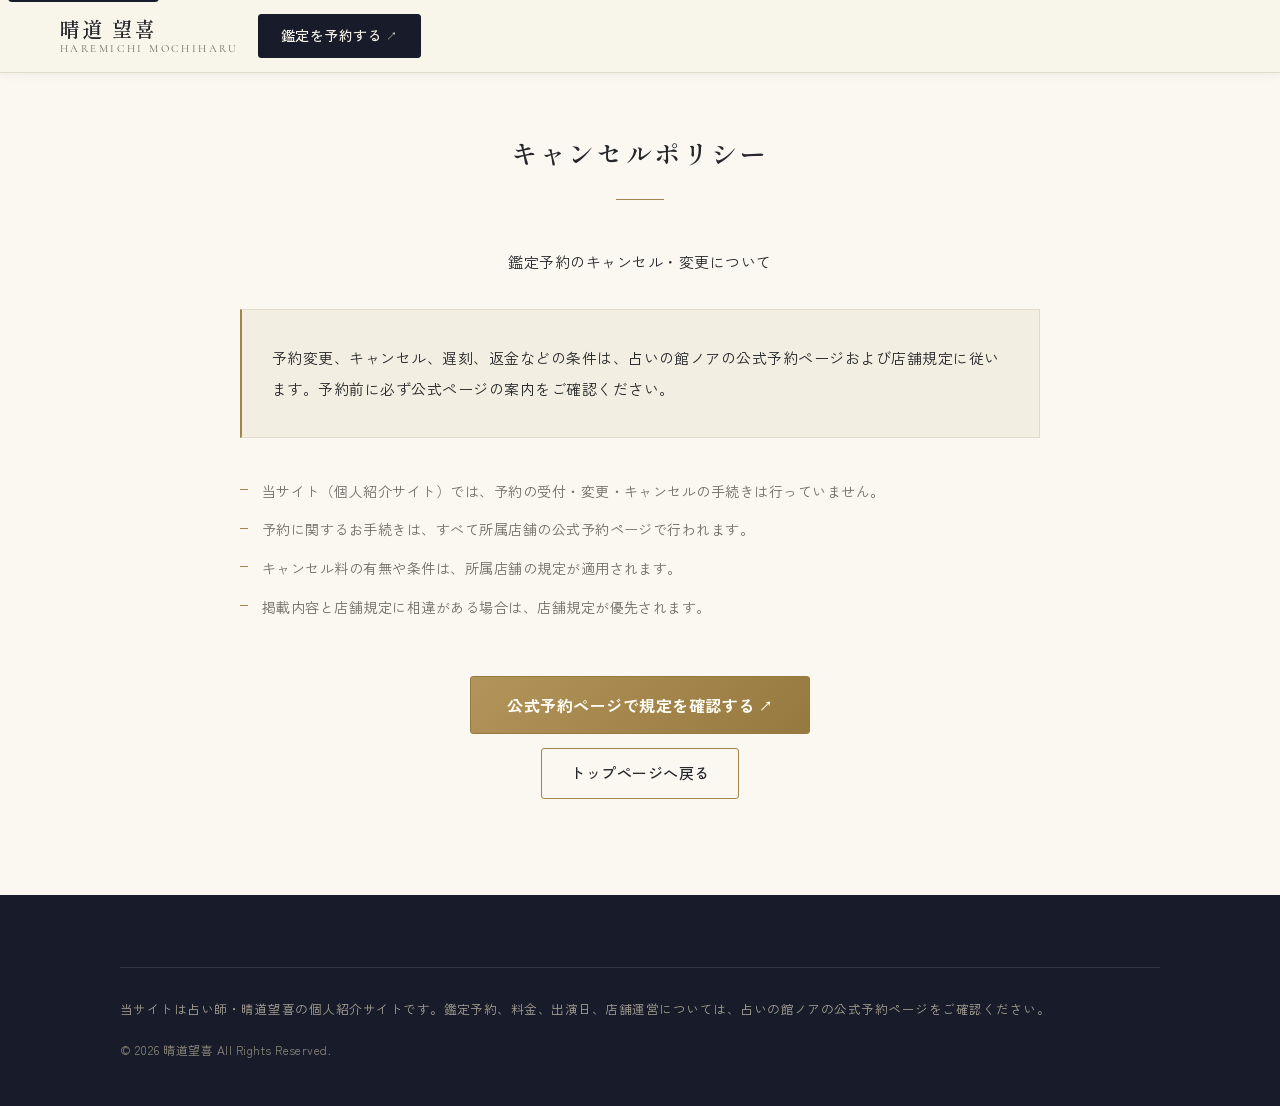
<file: cancellation.html>
<!DOCTYPE html>
<html lang="ja">
<head>
  <meta charset="UTF-8">
  <meta name="viewport" content="width=device-width, initial-scale=1.0">
  <title>キャンセルポリシー｜晴道望喜</title>
  <meta name="description" content="鑑定予約のキャンセル・変更に関するご案内です。予約の条件は所属店舗の規定に従います。">
  <meta name="robots" content="noindex">
  <meta name="theme-color" content="#191d2b">
  <link rel="icon" type="image/png" href="images/favicon.png">
  <link rel="preconnect" href="https://fonts.googleapis.com">
  <link rel="preconnect" href="https://fonts.gstatic.com" crossorigin>
  <link href="https://fonts.googleapis.com/css2?family=Cormorant+Garamond:wght@400;500&amp;family=Shippori+Mincho:wght@400;500;600&amp;family=Zen+Kaku+Gothic+New:wght@400;500;700&amp;display=swap" rel="stylesheet">
  <link rel="stylesheet" href="css/style.css">
  <style>
    .subpage-main { padding: calc(72px + 56px) 0 96px; }
    .subpage-title {
      font-family: var(--font-heading);
      font-size: 26px; font-weight: 600; letter-spacing: 0.1em;
      text-align: center; margin-bottom: 12px;
    }
    .subpage-title::after {
      content: ""; display: block; width: 48px; height: 1px;
      background-color: var(--color-accent); margin: 22px auto 0;
    }
    .subpage-lead { text-align: center; margin: 48px 0 32px; font-size: 15px; }
    .policy-box {
      background-color: var(--color-bg-light);
      border: 1px solid var(--color-border);
      border-left: 2px solid var(--color-accent);
      padding: 32px 30px;
      font-size: 15px;
      line-height: 2.1;
    }
    .policy-list { margin: 40px 0 0; display: grid; gap: 12px; }
    .policy-list li {
      position: relative; padding-left: 22px;
      font-size: 14px; color: var(--color-text-light);
    }
    .policy-list li::before {
      content: ""; position: absolute; left: 0; top: 0.8em;
      width: 8px; height: 1px; background-color: var(--color-accent);
    }
    .subpage-cta { text-align: center; margin-top: 56px; display: grid; gap: 14px; justify-items: center; }
  </style>
</head>
<body>

  <a class="skip-link" href="#main">本文へ移動する</a>

  <header class="site-header is-scrolled">
    <div class="header-inner">
      <a class="site-logo" href="index.html">
        <span class="site-logo-name">晴道 望喜</span>
        <span class="site-logo-en">Haremichi Mochiharu</span>
      </a>
      <a class="btn btn-primary header-reserve-btn" data-link="reservation"
         href="https://noa-fortune.stores.jp/reserve/sakae/2063769#pageContent"
         target="_blank" rel="noopener">
        鑑定を予約する<span class="external-mark" aria-hidden="true">↗</span>
        <span class="visually-hidden">（外部の公式予約ページが別タブで開きます）</span>
      </a>
    </div>
  </header>

  <main id="main" class="subpage-main">
    <div class="container container-narrow">
      <h1 class="subpage-title">キャンセルポリシー</h1>

      <p class="subpage-lead">鑑定予約のキャンセル・変更について</p>

      <div class="policy-box">
        <p>予約変更、キャンセル、遅刻、返金などの条件は、占いの館ノアの公式予約ページおよび店舗規定に従います。予約前に必ず公式ページの案内をご確認ください。</p>
      </div>

      <ul class="policy-list">
        <li>当サイト（個人紹介サイト）では、予約の受付・変更・キャンセルの手続きは行っていません。</li>
        <li>予約に関するお手続きは、すべて所属店舗の公式予約ページで行われます。</li>
        <li>キャンセル料の有無や条件は、所属店舗の規定が適用されます。</li>
        <li>掲載内容と店舗規定に相違がある場合は、店舗規定が優先されます。</li>
      </ul>

      <div class="subpage-cta">
        <a class="btn btn-gold btn-lg" data-link="reservation"
           href="https://noa-fortune.stores.jp/reserve/sakae/2063769#pageContent"
           target="_blank" rel="noopener">
          公式予約ページで規定を確認する<span class="external-mark" aria-hidden="true">↗</span>
          <span class="visually-hidden">（外部の公式予約ページが別タブで開きます）</span>
        </a>
        <a class="btn btn-outline" href="index.html">トップページへ戻る</a>
      </div>
    </div>
  </main>

  <footer class="site-footer">
    <div class="container">
      <p class="footer-disclaimer">
        当サイトは占い師・晴道望喜の個人紹介サイトです。鑑定予約、料金、出演日、店舗運営については、占いの館ノアの公式予約ページをご確認ください。
      </p>
      <p class="footer-copyright">&copy; <span id="current-year">2026</span> 晴道望喜 All Rights Reserved.</p>
    </div>
  </footer>

  <script src="js/main.js"></script>
</body>
</html>
</file>
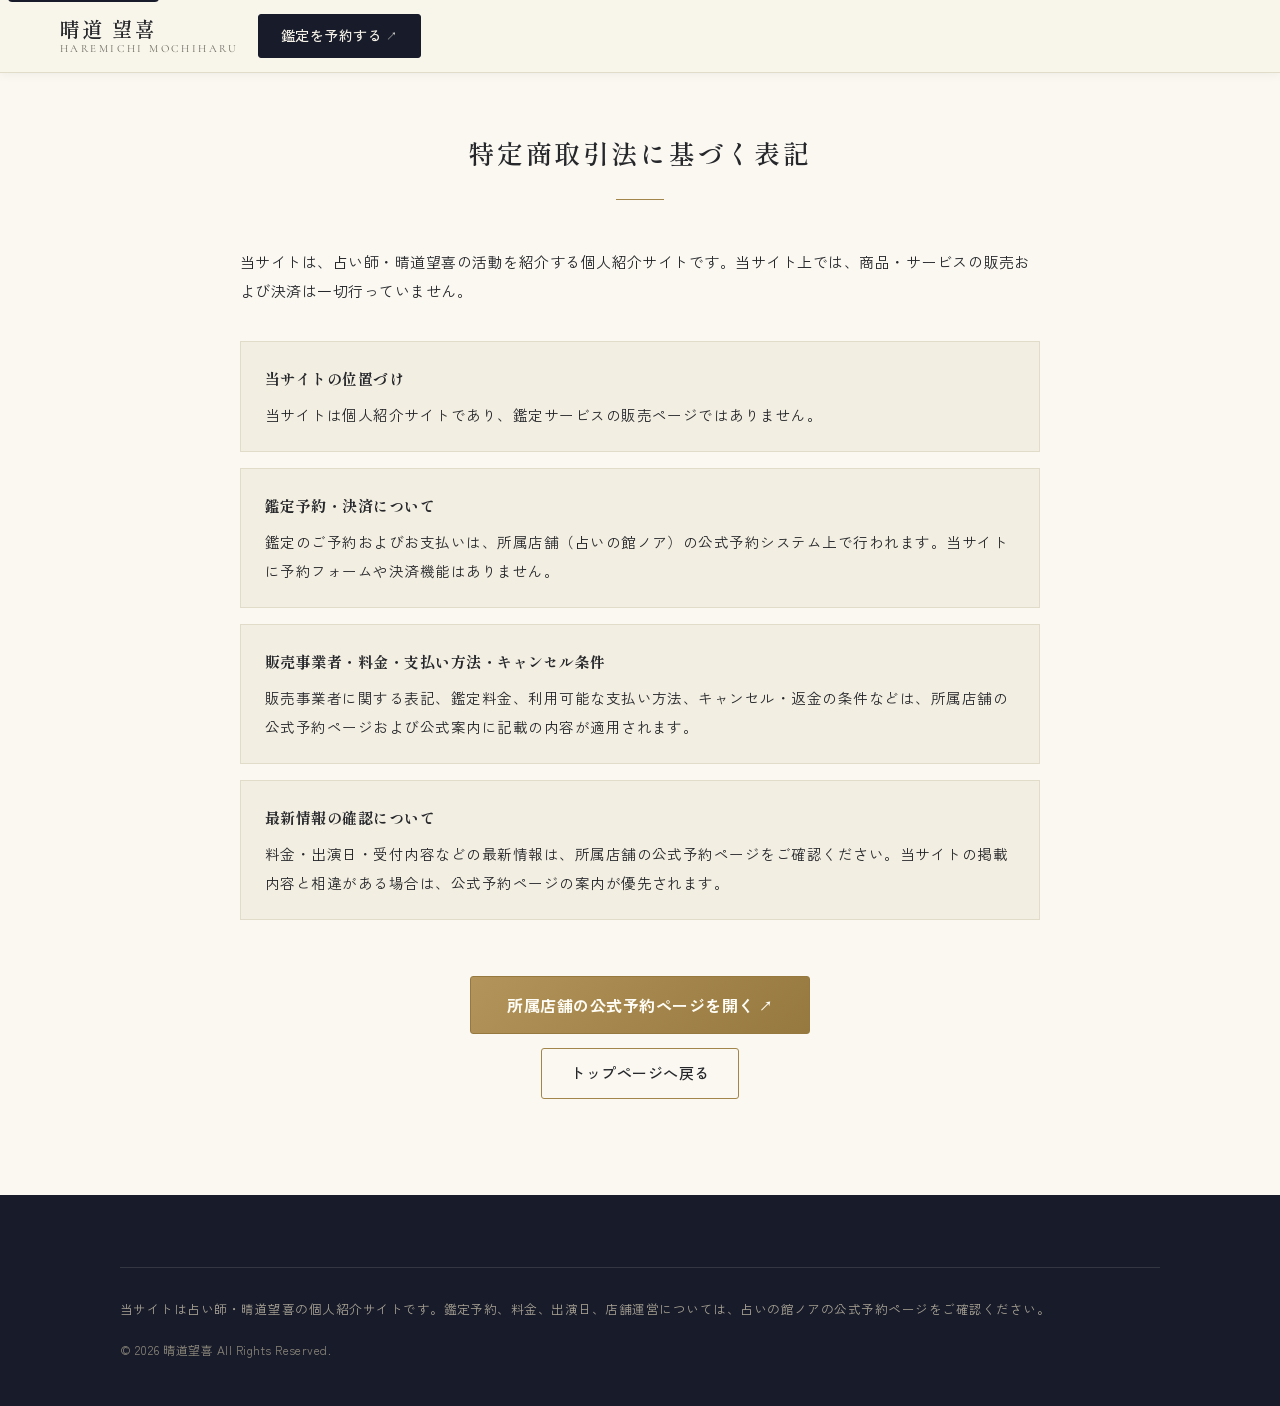
<file: legal.html>
<!DOCTYPE html>
<html lang="ja">
<head>
  <meta charset="UTF-8">
  <meta name="viewport" content="width=device-width, initial-scale=1.0">
  <title>特定商取引法に基づく表記｜晴道望喜</title>
  <meta name="description" content="当サイトは占い師・晴道望喜の個人紹介サイトであり、サイト上での販売・決済は行っていません。">
  <meta name="robots" content="noindex">
  <meta name="theme-color" content="#191d2b">
  <link rel="icon" type="image/png" href="images/favicon.png">
  <link rel="preconnect" href="https://fonts.googleapis.com">
  <link rel="preconnect" href="https://fonts.gstatic.com" crossorigin>
  <link href="https://fonts.googleapis.com/css2?family=Cormorant+Garamond:wght@400;500&amp;family=Shippori+Mincho:wght@400;500;600&amp;family=Zen+Kaku+Gothic+New:wght@400;500;700&amp;display=swap" rel="stylesheet">
  <link rel="stylesheet" href="css/style.css">
  <style>
    .subpage-main { padding: calc(72px + 56px) 0 96px; }
    .subpage-title {
      font-family: var(--font-heading);
      font-size: 26px; font-weight: 600; letter-spacing: 0.1em;
      text-align: center; margin-bottom: 12px;
    }
    .subpage-title::after {
      content: ""; display: block; width: 48px; height: 1px;
      background-color: var(--color-accent); margin: 22px auto 0;
    }
    .legal-lead { margin: 48px 0 36px; font-size: 15px; }
    .legal-list { display: grid; gap: 16px; }
    .legal-list li {
      background-color: var(--color-bg-light);
      border: 1px solid var(--color-border);
      padding: 22px 24px;
      font-size: 14.5px;
      line-height: 2;
    }
    .legal-list strong {
      display: block;
      font-family: var(--font-heading);
      font-size: 15px;
      margin-bottom: 6px;
      color: var(--color-text);
    }
    .subpage-cta { text-align: center; margin-top: 56px; display: grid; gap: 14px; justify-items: center; }
  </style>
</head>
<body>

  <a class="skip-link" href="#main">本文へ移動する</a>

  <header class="site-header is-scrolled">
    <div class="header-inner">
      <a class="site-logo" href="index.html">
        <span class="site-logo-name">晴道 望喜</span>
        <span class="site-logo-en">Haremichi Mochiharu</span>
      </a>
      <a class="btn btn-primary header-reserve-btn" data-link="reservation"
         href="https://noa-fortune.stores.jp/reserve/sakae/2063769#pageContent"
         target="_blank" rel="noopener">
        鑑定を予約する<span class="external-mark" aria-hidden="true">↗</span>
        <span class="visually-hidden">（外部の公式予約ページが別タブで開きます）</span>
      </a>
    </div>
  </header>

  <main id="main" class="subpage-main">
    <div class="container container-narrow">
      <h1 class="subpage-title">特定商取引法に基づく表記</h1>

      <p class="legal-lead">
        当サイトは、占い師・晴道望喜の活動を紹介する個人紹介サイトです。当サイト上では、商品・サービスの販売および決済は一切行っていません。
      </p>

      <ul class="legal-list">
        <li>
          <strong>当サイトの位置づけ</strong>
          当サイトは個人紹介サイトであり、鑑定サービスの販売ページではありません。
        </li>
        <li>
          <strong>鑑定予約・決済について</strong>
          鑑定のご予約およびお支払いは、所属店舗（占いの館ノア）の公式予約システム上で行われます。当サイトに予約フォームや決済機能はありません。
        </li>
        <li>
          <strong>販売事業者・料金・支払い方法・キャンセル条件</strong>
          販売事業者に関する表記、鑑定料金、利用可能な支払い方法、キャンセル・返金の条件などは、所属店舗の公式予約ページおよび公式案内に記載の内容が適用されます。
        </li>
        <li>
          <strong>最新情報の確認について</strong>
          料金・出演日・受付内容などの最新情報は、所属店舗の公式予約ページをご確認ください。当サイトの掲載内容と相違がある場合は、公式予約ページの案内が優先されます。
        </li>
      </ul>

      <div class="subpage-cta">
        <a class="btn btn-gold btn-lg" data-link="reservation"
           href="https://noa-fortune.stores.jp/reserve/sakae/2063769#pageContent"
           target="_blank" rel="noopener">
          所属店舗の公式予約ページを開く<span class="external-mark" aria-hidden="true">↗</span>
          <span class="visually-hidden">（外部の公式予約ページが別タブで開きます）</span>
        </a>
        <a class="btn btn-outline" href="index.html">トップページへ戻る</a>
      </div>
    </div>
  </main>

  <footer class="site-footer">
    <div class="container">
      <p class="footer-disclaimer">
        当サイトは占い師・晴道望喜の個人紹介サイトです。鑑定予約、料金、出演日、店舗運営については、占いの館ノアの公式予約ページをご確認ください。
      </p>
      <p class="footer-copyright">&copy; <span id="current-year">2026</span> 晴道望喜 All Rights Reserved.</p>
    </div>
  </footer>

  <script src="js/main.js"></script>
</body>
</html>
</file>
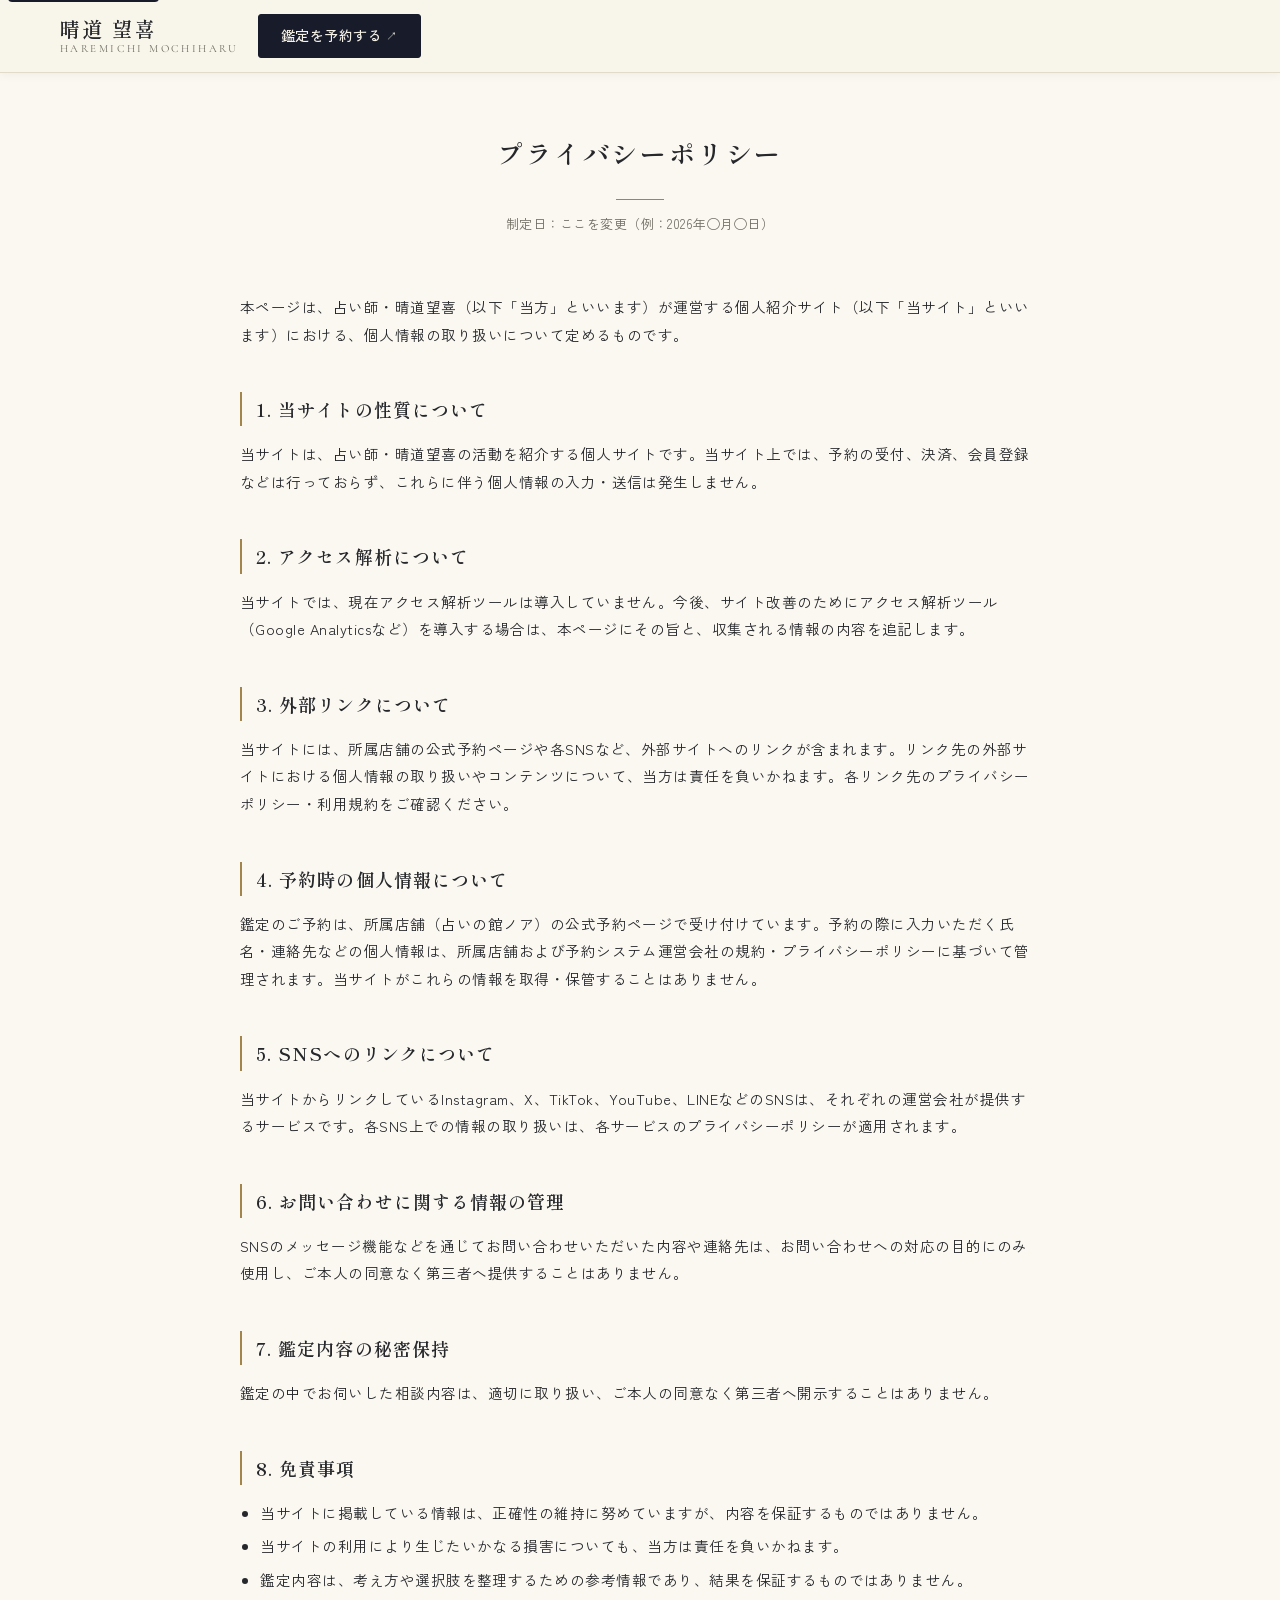
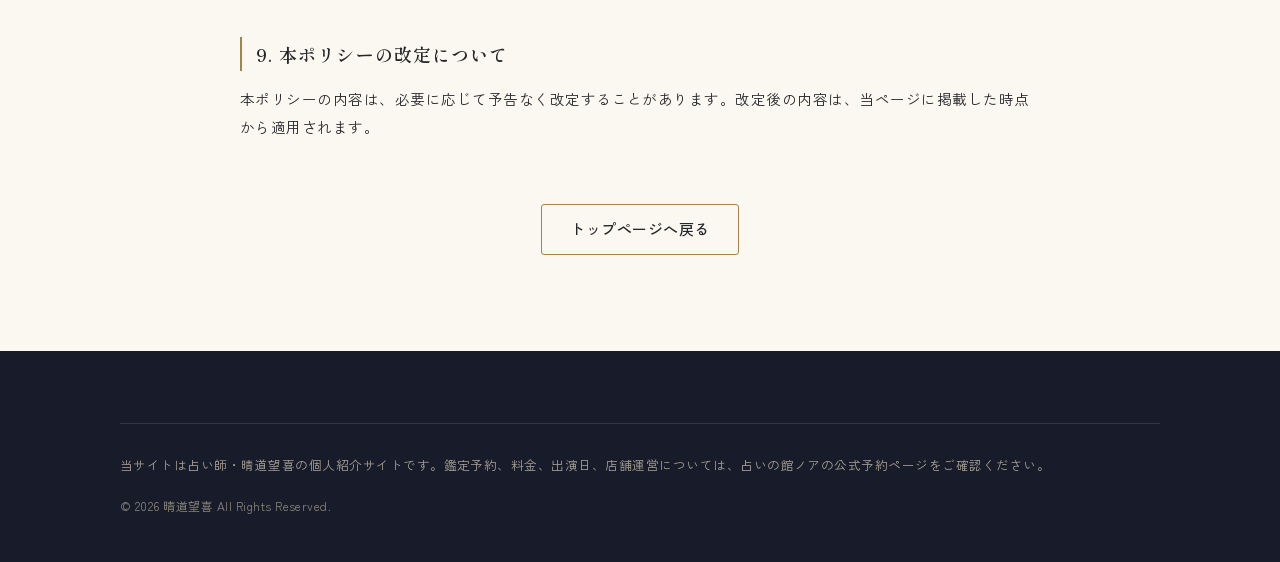
<file: privacy.html>
<!DOCTYPE html>
<html lang="ja">
<head>
  <meta charset="UTF-8">
  <meta name="viewport" content="width=device-width, initial-scale=1.0">
  <title>プライバシーポリシー｜晴道望喜</title>
  <meta name="description" content="占い師・晴道望喜の個人紹介サイトにおけるプライバシーポリシーです。">
  <meta name="robots" content="noindex">
  <meta name="theme-color" content="#191d2b">
  <link rel="icon" type="image/png" href="images/favicon.png">
  <link rel="preconnect" href="https://fonts.googleapis.com">
  <link rel="preconnect" href="https://fonts.gstatic.com" crossorigin>
  <link href="https://fonts.googleapis.com/css2?family=Cormorant+Garamond:wght@400;500&amp;family=Shippori+Mincho:wght@400;500;600&amp;family=Zen+Kaku+Gothic+New:wght@400;500;700&amp;display=swap" rel="stylesheet">
  <link rel="stylesheet" href="css/style.css">
  <style>
    /* 下層ページ用の簡易スタイル */
    .subpage-main { padding: calc(72px + 56px) 0 96px; }
    .subpage-title {
      font-family: var(--font-heading);
      font-size: 26px; font-weight: 600; letter-spacing: 0.1em;
      text-align: center; margin-bottom: 12px;
    }
    .subpage-title::after {
      content: ""; display: block; width: 48px; height: 1px;
      background-color: var(--color-accent); margin: 22px auto 0;
    }
    .subpage-date { text-align: center; font-size: 13px; color: var(--color-text-light); margin-bottom: 56px; }
    .policy h2 {
      font-family: var(--font-heading); font-size: 18px; font-weight: 600;
      letter-spacing: 0.06em; margin: 44px 0 14px;
      padding-left: 14px; border-left: 2px solid var(--color-accent);
    }
    .policy p { font-size: 14.5px; margin-bottom: 1em; }
    .policy ul { margin: 0 0 1em 1.4em; list-style: disc; font-size: 14.5px; }
    .policy li { margin-bottom: 0.4em; }
    .subpage-back { text-align: center; margin-top: 64px; }
  </style>
</head>
<body>

  <a class="skip-link" href="#main">本文へ移動する</a>

  <header class="site-header is-scrolled">
    <div class="header-inner">
      <a class="site-logo" href="index.html">
        <span class="site-logo-name">晴道 望喜</span>
        <span class="site-logo-en">Haremichi Mochiharu</span>
      </a>
      <a class="btn btn-primary header-reserve-btn" data-link="reservation"
         href="https://noa-fortune.stores.jp/reserve/sakae/2063769#pageContent"
         target="_blank" rel="noopener">
        鑑定を予約する<span class="external-mark" aria-hidden="true">↗</span>
        <span class="visually-hidden">（外部の公式予約ページが別タブで開きます）</span>
      </a>
    </div>
  </header>

  <main id="main" class="subpage-main">
    <div class="container container-narrow">
      <h1 class="subpage-title">プライバシーポリシー</h1>
      <!-- ここを変更：制定日・改定日 -->
      <p class="subpage-date">制定日：ここを変更（例：2026年◯月◯日）</p>

      <div class="policy">
        <p>本ページは、占い師・晴道望喜（以下「当方」といいます）が運営する個人紹介サイト（以下「当サイト」といいます）における、個人情報の取り扱いについて定めるものです。</p>

        <h2>1. 当サイトの性質について</h2>
        <p>当サイトは、占い師・晴道望喜の活動を紹介する個人サイトです。当サイト上では、予約の受付、決済、会員登録などは行っておらず、これらに伴う個人情報の入力・送信は発生しません。</p>

        <h2>2. アクセス解析について</h2>
        <p>当サイトでは、現在アクセス解析ツールは導入していません。今後、サイト改善のためにアクセス解析ツール（Google Analyticsなど）を導入する場合は、本ページにその旨と、収集される情報の内容を追記します。</p>
        <!-- ここを変更：アクセス解析を導入した場合は、上の段落を書き換えて
             使用ツール名・収集情報・オプトアウト方法を記載してください -->

        <h2>3. 外部リンクについて</h2>
        <p>当サイトには、所属店舗の公式予約ページや各SNSなど、外部サイトへのリンクが含まれます。リンク先の外部サイトにおける個人情報の取り扱いやコンテンツについて、当方は責任を負いかねます。各リンク先のプライバシーポリシー・利用規約をご確認ください。</p>

        <h2>4. 予約時の個人情報について</h2>
        <p>鑑定のご予約は、所属店舗（占いの館ノア）の公式予約ページで受け付けています。予約の際に入力いただく氏名・連絡先などの個人情報は、所属店舗および予約システム運営会社の規約・プライバシーポリシーに基づいて管理されます。当サイトがこれらの情報を取得・保管することはありません。</p>

        <h2>5. SNSへのリンクについて</h2>
        <p>当サイトからリンクしているInstagram、X、TikTok、YouTube、LINEなどのSNSは、それぞれの運営会社が提供するサービスです。各SNS上での情報の取り扱いは、各サービスのプライバシーポリシーが適用されます。</p>

        <h2>6. お問い合わせに関する情報の管理</h2>
        <p>SNSのメッセージ機能などを通じてお問い合わせいただいた内容や連絡先は、お問い合わせへの対応の目的にのみ使用し、ご本人の同意なく第三者へ提供することはありません。</p>

        <h2>7. 鑑定内容の秘密保持</h2>
        <p>鑑定の中でお伺いした相談内容は、適切に取り扱い、ご本人の同意なく第三者へ開示することはありません。</p>

        <h2>8. 免責事項</h2>
        <ul>
          <li>当サイトに掲載している情報は、正確性の維持に努めていますが、内容を保証するものではありません。</li>
          <li>当サイトの利用により生じたいかなる損害についても、当方は責任を負いかねます。</li>
          <li>鑑定内容は、考え方や選択肢を整理するための参考情報であり、結果を保証するものではありません。</li>
        </ul>

        <h2>9. 本ポリシーの改定について</h2>
        <p>本ポリシーの内容は、必要に応じて予告なく改定することがあります。改定後の内容は、当ページに掲載した時点から適用されます。</p>
      </div>

      <div class="subpage-back">
        <a class="btn btn-outline" href="index.html">トップページへ戻る</a>
      </div>
    </div>
  </main>

  <footer class="site-footer">
    <div class="container">
      <p class="footer-disclaimer">
        当サイトは占い師・晴道望喜の個人紹介サイトです。鑑定予約、料金、出演日、店舗運営については、占いの館ノアの公式予約ページをご確認ください。
      </p>
      <p class="footer-copyright">&copy; <span id="current-year">2026</span> 晴道望喜 All Rights Reserved.</p>
    </div>
  </footer>

  <script src="js/main.js"></script>
</body>
</html>
</file>
<file: css/style.css>
/* ============================================================
   晴道望喜 公式サイト スタイルシート
   テーマ：静かな祈り・夜明け・道を照らす光
   ============================================================ */

/* ------------------------------------------------------------
   ここを変更：サイト全体の配色
   下の変数の色コードを書き換えると、サイト全体の色が変わります。
   ------------------------------------------------------------ */
:root {
  --color-bg: #faf8f1;          /* 基本の背景（アイボリー） */
  --color-bg-light: #f2eee1;    /* 交互に使う背景（生成り） */
  --color-text: #26272b;        /* 本文の文字色（深い墨色） */
  --color-text-light: #6f6c63;  /* 補足の文字色（薄いグレー寄り） */
  --color-accent: #a2854a;      /* アクセント（落ち着いた金色） */
  --color-accent-sub: #a3492f;  /* サブアクセント（控えめな朱色） */
  --color-border: #e1dbc9;      /* 罫線の色 */

  /* 夜明けの空の色（ファーストビューなどで使用） */
  --color-ink: #171b2a;         /* 濃紺（夜の空） */
  --color-ink-2: #232c47;       /* 夜明け前の空 */
  --color-dawn: #c8a86a;        /* 地平線の光 */

  /* 書体 */
  --font-body: "Zen Kaku Gothic New", "Hiragino Kaku Gothic ProN", "Yu Gothic", sans-serif;
  --font-heading: "Shippori Mincho", "Hiragino Mincho ProN", "Yu Mincho", serif;
  --font-en: "Cormorant Garamond", "Times New Roman", serif;

  --header-height: 72px;
}

/* ------------------------------------------------------------
   リセット・基本設定
   ------------------------------------------------------------ */
*,
*::before,
*::after {
  box-sizing: border-box;
  margin: 0;
  padding: 0;
}

html {
  scroll-behavior: smooth;
  /* 固定ヘッダーの高さぶん、ページ内リンクの位置を下げる */
  scroll-padding-top: calc(var(--header-height) + 16px);
}

body {
  font-family: var(--font-body);
  transition: background-color 0.4s linear;
  font-size: 16px;
  line-height: 1.9;
  letter-spacing: 0.03em;
  color: var(--color-text);
  background-color: var(--color-bg);
  -webkit-font-smoothing: antialiased;
}

img {
  max-width: 100%;
  height: auto;
  display: block;
}

ul,
ol {
  list-style: none;
}

a {
  color: var(--color-accent-sub);
  text-decoration: none;
}

a:hover {
  opacity: 0.85;
}

/* キーボード操作時のフォーカスを明確に表示する */
a:focus-visible,
button:focus-visible {
  outline: 2px solid var(--color-accent);
  outline-offset: 3px;
  border-radius: 2px;
}

/* スクリーンリーダー専用テキスト */
.visually-hidden {
  position: absolute;
  width: 1px;
  height: 1px;
  padding: 0;
  margin: -1px;
  overflow: hidden;
  clip: rect(0 0 0 0);
  white-space: nowrap;
  border: 0;
}

/* スキップリンク */
.skip-link {
  position: absolute;
  top: -48px;
  left: 8px;
  z-index: 200;
  background: var(--color-ink);
  color: #fff;
  padding: 10px 18px;
  border-radius: 4px;
  transition: top 0.2s;
}

.skip-link:focus {
  top: 8px;
}

/* 外部リンクの印 */
.external-mark {
  display: inline-block;
  margin-left: 0.35em;
  font-size: 0.8em;
  transform: translateY(-1px);
}

/* ------------------------------------------------------------
   ボタン
   ------------------------------------------------------------ */
.btn {
  display: inline-block;
  padding: 13px 28px;
  font-family: var(--font-body);
  font-size: 15px;
  font-weight: 500;
  line-height: 1.5;
  text-align: center;
  border-radius: 3px;
  border: 1px solid transparent;
  cursor: pointer;
  transition: opacity 0.2s, background-color 0.2s, transform 0.2s;
  min-height: 48px;
}

.btn:hover {
  opacity: 0.9;
}

/* メインの予約ボタン（濃紺） */
.btn-primary {
  background-color: var(--color-ink);
  color: #f6f2e7;
  border-color: var(--color-ink);
}

/* 金色の予約ボタン（最重要のCTA用） */
.btn-gold {
  background: linear-gradient(135deg, #b3945a 0%, #96793f 100%);
  color: #fffdf6;
  border-color: #96793f;
  font-weight: 700;
}

/* 枠線のみのボタン */
.btn-outline {
  background-color: transparent;
  color: var(--color-text);
  border-color: var(--color-accent);
}

/* 暗い背景用の淡いボタン */
.btn-ghost-light {
  background-color: rgba(255, 255, 255, 0.08);
  color: #f2ecdc;
  border-color: rgba(242, 236, 220, 0.5);
}

.btn-lg { padding: 16px 36px; font-size: 16px; }
.btn-xl { padding: 18px 44px; font-size: 17px; }
.btn-sm { padding: 9px 20px; font-size: 14px; min-height: 42px; }
.btn-block { display: block; width: 100%; }

/* ------------------------------------------------------------
   ヘッダー
   ------------------------------------------------------------ */
.site-header {
  position: fixed;
  top: 0;
  left: 0;
  right: 0;
  z-index: 100;
  background-color: rgba(250, 248, 241, 0.82);
  backdrop-filter: blur(8px);
  -webkit-backdrop-filter: blur(8px);
  border-bottom: 1px solid transparent;
  transition: background-color 0.3s, border-color 0.3s, box-shadow 0.3s;
}

/* スクロールすると背景が少し濃くなる */
.site-header.is-scrolled {
  background-color: rgba(248, 245, 235, 0.97);
  border-bottom-color: var(--color-border);
  box-shadow: 0 1px 10px rgba(23, 27, 42, 0.06);
}

.header-inner {
  display: flex;
  align-items: center;
  gap: 20px;
  max-width: 1200px;
  margin: 0 auto;
  padding: 0 20px;
  height: var(--header-height);
}

.site-logo {
  display: flex;
  flex-direction: column;
  color: var(--color-text);
  line-height: 1.3;
}

.site-logo-name {
  font-family: var(--font-heading);
  font-size: 20px;
  font-weight: 600;
  letter-spacing: 0.12em;
}

.site-logo-en {
  font-family: var(--font-en);
  font-size: 11px;
  letter-spacing: 0.22em;
  color: var(--color-text-light);
  text-transform: uppercase;
}

.global-nav {
  margin-left: auto;
}

.global-nav-list {
  display: flex;
  gap: 22px;
}

.global-nav-list a {
  color: var(--color-text);
  font-size: 14px;
  padding: 6px 2px;
  position: relative;
  white-space: nowrap;
}

.global-nav-list a::after {
  content: "";
  position: absolute;
  left: 0;
  right: 0;
  bottom: 0;
  height: 1px;
  background-color: var(--color-accent);
  transform: scaleX(0);
  transition: transform 0.25s;
}

.global-nav-list a:hover::after,
.global-nav-list a:focus-visible::after {
  transform: scaleX(1);
}

.header-reserve-btn {
  padding: 10px 22px;
  font-size: 14px;
  min-height: 44px;
  white-space: nowrap;
}

/* メニュー内予約ボタンはスマートフォンのみ表示 */
.nav-reserve-btn {
  display: none;
}

/* ハンバーガーボタン */
.menu-toggle {
  display: none;
  flex-direction: column;
  justify-content: center;
  gap: 6px;
  width: 48px;
  height: 48px;
  padding: 12px;
  background: transparent;
  border: 1px solid var(--color-border);
  border-radius: 4px;
  cursor: pointer;
}

.menu-toggle-bar {
  display: block;
  width: 100%;
  height: 1.5px;
  background-color: var(--color-text);
  transition: transform 0.3s, opacity 0.3s;
}

.menu-toggle[aria-expanded="true"] .menu-toggle-bar:nth-child(1) {
  transform: translateY(7.5px) rotate(45deg);
}
.menu-toggle[aria-expanded="true"] .menu-toggle-bar:nth-child(2) {
  opacity: 0;
}
.menu-toggle[aria-expanded="true"] .menu-toggle-bar:nth-child(3) {
  transform: translateY(-7.5px) rotate(-45deg);
}

/* ------------------------------------------------------------
   ファーストビュー（夜明けの空）
   ------------------------------------------------------------ */
.hero {
  position: relative;
  min-height: 100svh;
  display: flex;
  align-items: center;
  justify-content: center;
  padding: calc(var(--header-height) + 48px) 20px 96px;
  overflow: hidden;
  color: #f2edde;
  text-align: center;
}

.hero-bg {
  position: absolute;
  inset: 0;
  z-index: -1;
  /* 画像がない場合の背景：夜から夜明けへ向かうグラデーション */
  background:
    radial-gradient(ellipse 120% 55% at 50% 108%, rgba(200, 168, 106, 0.5) 0%, rgba(200, 168, 106, 0) 62%),
    linear-gradient(180deg, #12151f 0%, var(--color-ink) 34%, var(--color-ink-2) 66%, #4a4560 88%, #7d6a63 100%);
}

.hero-photo {
  position: absolute;
  inset: 0;
  width: 100%;
  height: 100%;
  object-fit: cover;
  opacity: 0.55;
}

/* hero.jpg が存在しない場合は画像を非表示にする */
.hero-photo.is-missing {
  display: none;
}

.hero-veil {
  position: absolute;
  inset: 0;
  background: linear-gradient(180deg, rgba(18, 21, 31, 0.55) 0%, rgba(23, 27, 42, 0.35) 55%, rgba(23, 27, 42, 0.55) 100%);
}

/* 地平線に走る一筋の光 */
.hero-horizon {
  position: absolute;
  left: 8%;
  right: 8%;
  bottom: 13%;
  height: 1px;
  background: linear-gradient(90deg, rgba(200, 168, 106, 0) 0%, rgba(216, 187, 128, 0.9) 50%, rgba(200, 168, 106, 0) 100%);
}

.hero-inner {
  max-width: 820px;
}

.hero-role {
  font-size: 13px;
  letter-spacing: 0.35em;
  color: rgba(230, 220, 195, 0.85);
  margin-bottom: 22px;
}

.hero-name {
  margin-bottom: 34px;
  font-weight: 500;
}

.hero-name-ja {
  display: block;
  font-family: var(--font-heading);
  font-size: clamp(34px, 6vw, 52px);
  letter-spacing: 0.22em;
  line-height: 1.4;
}

.hero-name-en {
  display: block;
  font-family: var(--font-en);
  font-size: clamp(14px, 2vw, 17px);
  letter-spacing: 0.35em;
  color: rgba(216, 187, 128, 0.95);
  margin-top: 10px;
  text-transform: uppercase;
}

/* キャッチコピー（PCでは縦書き） */
.hero-copy {
  font-family: var(--font-heading);
  font-size: clamp(19px, 3vw, 25px);
  letter-spacing: 0.18em;
  line-height: 2.4;
  margin-bottom: 30px;
}

.hero-copy span {
  display: block;
}

.hero-lead {
  font-size: 14.5px;
  line-height: 2.2;
  color: rgba(240, 234, 218, 0.88);
  max-width: 640px;
  margin: 0 auto 42px;
}

.hero-actions {
  display: flex;
  flex-wrap: wrap;
  justify-content: center;
  gap: 14px;
}

/* PC表示ではキャッチコピーを縦書きにして、静かな祈りの雰囲気を出す */
@media (min-width: 900px) {
  .hero-inner {
    display: grid;
    grid-template-columns: 1fr auto;
    grid-template-areas:
      "role   copy"
      "name   copy"
      "lead   copy"
      "action copy";
    column-gap: 72px;
    text-align: left;
    align-items: center;
    max-width: 980px;
  }

  .hero-role   { grid-area: role; }
  .hero-name   { grid-area: name; }
  .hero-lead   { grid-area: lead; margin-left: 0; }
  .hero-actions { grid-area: action; justify-content: flex-start; }

  .hero-copy {
    grid-area: copy;
    writing-mode: vertical-rl;
    font-size: clamp(24px, 2.6vw, 32px);
    letter-spacing: 0.32em;
    line-height: 1;
    margin-bottom: 0;
    height: 420px;
    display: flex;
    gap: 26px;
    align-self: center;
    border-left: 1px solid rgba(216, 187, 128, 0.35);
    padding-left: 34px;
  }
}


/* ------------------------------------------------------------
   ファーストビューの演出（星・金の粒子・呼吸する地平線の光）
   「動きを減らす」設定では自動的に停止します。
   ------------------------------------------------------------ */

/* またたく星（JavaScriptで生成） */
.hero-star {
  position: absolute;
  border-radius: 50%;
  background-color: #e8e2cf;
  opacity: 0;
  animation: star-twinkle 4s ease-in-out infinite;
  pointer-events: none;
}

@keyframes star-twinkle {
  0%, 100% { opacity: 0; }
  50% { opacity: 0.85; }
}

/* 地平線から立ちのぼる金の粒子（JavaScriptで生成） */
.hero-particle {
  position: absolute;
  bottom: 10%;
  width: 3px;
  height: 3px;
  border-radius: 50%;
  background-color: rgba(216, 187, 128, 0.85);
  box-shadow: 0 0 6px rgba(216, 187, 128, 0.7);
  opacity: 0;
  animation: particle-rise 12s linear infinite;
  pointer-events: none;
}

@keyframes particle-rise {
  0%   { transform: translateY(0) translateX(0); opacity: 0; }
  8%   { opacity: 0.9; }
  60%  { opacity: 0.5; }
  100% { transform: translateY(-46vh) translateX(14px); opacity: 0; }
}

/* 地平線の光がゆっくり呼吸する */
.hero-horizon {
  animation: horizon-breath 7s ease-in-out infinite;
}

@keyframes horizon-breath {
  0%, 100% { opacity: 0.65; transform: scaleX(0.96); }
  50%      { opacity: 1; transform: scaleX(1); }
}

/* 地平線の下から滲む夜明けの光 */
.hero-bg::after {
  content: "";
  position: absolute;
  left: 0;
  right: 0;
  bottom: 0;
  height: 42%;
  background: radial-gradient(ellipse 90% 100% at 50% 118%, rgba(216, 187, 128, 0.38) 0%, rgba(216, 187, 128, 0) 68%);
  animation: dawn-glow 9s ease-in-out infinite;
  pointer-events: none;
}

@keyframes dawn-glow {
  0%, 100% { opacity: 0.55; }
  50%      { opacity: 1; }
}


/* ------------------------------------------------------------
   ページを開いたときの導入演出（ファーストビュー）
   夜の静けさの中から、光と言葉が順に現れます。
   「動きを減らす」設定では自動的に停止し、即座に表示されます。
   ------------------------------------------------------------ */

/* 霧が晴れるように現れる */
@keyframes hero-emerge {
  from {
    opacity: 0;
    transform: translateY(14px);
    filter: blur(6px);
  }
  to {
    opacity: 1;
    transform: translateY(0);
    filter: blur(0);
  }
}

/* 筆で書き下ろすように、上から現れる（縦書きコピー用） */
@keyframes hero-ink {
  from { clip-path: inset(0 0 100% 0); opacity: 0.4; }
  to   { clip-path: inset(0 0 0% 0); opacity: 1; }
}

/* 地平線の光が一筋、引かれる */
@keyframes horizon-draw {
  from { opacity: 0; transform: scaleX(0); }
  to   { opacity: 0.65; transform: scaleX(0.96); }
}

.hero-role {
  animation: hero-emerge 1.3s ease 0.25s both;
}

.hero-name-ja {
  animation: hero-emerge 1.5s ease 0.55s both;
}

.hero-name-en {
  animation: hero-emerge 1.5s ease 0.85s both;
}

.hero-copy span:nth-child(1) {
  animation: hero-ink 1.5s cubic-bezier(0.3, 0, 0.2, 1) 1.25s both;
}

.hero-copy span:nth-child(2) {
  animation: hero-ink 1.5s cubic-bezier(0.3, 0, 0.2, 1) 1.75s both;
}

.hero-lead {
  animation: hero-emerge 1.4s ease 2.15s both;
}

.hero-actions {
  animation: hero-emerge 1.4s ease 2.5s both;
}

.hero-horizon {
  transform-origin: center;
  animation:
    horizon-draw 2s cubic-bezier(0.2, 0, 0.2, 1) 0.9s both,
    horizon-breath 7s ease-in-out 2.9s infinite;
}

.hero-bg::after {
  animation:
    hero-emerge 2.4s ease 1s both,
    dawn-glow 9s ease-in-out 3.4s infinite;
}

/* ページ最後の予約セクション：昇りはじめた太陽の光 */
.reserve-cta::before {
  content: "";
  position: absolute;
  left: 50%;
  bottom: 6%;
  width: 420px;
  height: 220px;
  transform: translateX(-50%);
  background: radial-gradient(ellipse at 50% 100%, rgba(222, 192, 132, 0.5) 0%, rgba(222, 192, 132, 0) 70%);
  animation: dawn-glow 8s ease-in-out infinite;
  pointer-events: none;
}

/* ------------------------------------------------------------
   セクション共通
   ------------------------------------------------------------ */
.section {
  padding: 96px 0;
  background-color: var(--color-bg);
  transition: background-color 0.4s linear;
}

.section-alt {
  background-color: var(--color-bg-light);
  transition: background-color 0.4s linear;
}

.container {
  max-width: 1080px;
  margin: 0 auto;
  padding: 0 20px;
}

.container-narrow {
  max-width: 840px;
}

.section-eyebrow {
  font-family: var(--font-en);
  font-size: 13px;
  letter-spacing: 0.4em;
  text-transform: uppercase;
  color: var(--color-accent);
  text-align: center;
  margin-bottom: 14px;
}

.section-title {
  font-family: var(--font-heading);
  font-size: clamp(23px, 4vw, 30px);
  font-weight: 600;
  letter-spacing: 0.1em;
  line-height: 1.8;
  text-align: center;
  margin-bottom: 56px;
}

/* 見出し下の細い金線 */
.section-title::after {
  content: "";
  display: block;
  width: 48px;
  height: 1px;
  background-color: var(--color-accent);
  margin: 26px auto 0;
}

.section-note {
  text-align: center;
  margin-top: 44px;
  font-family: var(--font-heading);
  font-size: 16px;
  letter-spacing: 0.06em;
  color: var(--color-text);
}

.section-note-small {
  text-align: center;
  margin-top: 28px;
  font-size: 13px;
  color: var(--color-text-light);
}

.section-cta {
  display: flex;
  flex-wrap: wrap;
  justify-content: center;
  gap: 14px;
  margin-top: 48px;
}

/* ------------------------------------------------------------
   晴道望喜について
   ------------------------------------------------------------ */
.about-layout {
  display: grid;
  grid-template-columns: minmax(260px, 380px) 1fr;
  gap: 56px;
  align-items: start;
}

.about-text p + p,
.profile-text p + p,
.goshintaku-text p + p {
  margin-top: 1.4em;
}

/* 写真の枠（画像がなくても静かなプレースホルダーを表示） */
.about-photo-frame,
.profile-photo-frame {
  position: relative;
  aspect-ratio: 1 / 1; /* ここを変更：写真の縦横比（正方形の写真に合わせています。縦長写真なら 4 / 5 に） */
  background:
    linear-gradient(160deg, #ece6d4 0%, #e2dbc6 100%);
  border: 1px solid var(--color-border);
  overflow: hidden;
}

.about-photo-frame img,
.profile-photo-frame img {
  width: 100%;
  height: 100%;
  object-fit: cover;
}

.about-photo-frame img.is-missing,
.profile-photo-frame img.is-missing {
  display: none;
}

.photo-placeholder-label {
  position: absolute;
  inset: 0;
  display: flex;
  align-items: center;
  justify-content: center;
  font-family: var(--font-heading);
  font-size: 13px;
  letter-spacing: 0.3em;
  color: #a89f89;
  z-index: 0;
}

.about-photo-frame img,
.profile-photo-frame img {
  position: relative;
  z-index: 1;
}

/* ------------------------------------------------------------
   お悩み一覧
   ------------------------------------------------------------ */
.worry-list {
  display: grid;
  grid-template-columns: repeat(2, 1fr);
  gap: 14px 28px;
  max-width: 860px;
  margin: 0 auto;
}

.worry-list li {
  background-color: var(--color-bg);
  border: 1px solid var(--color-border);
  border-left: 2px solid var(--color-accent);
  padding: 16px 20px;
  font-size: 15px;
}

/* ------------------------------------------------------------
   ご神託タロット 3段階
   ------------------------------------------------------------ */
.goshintaku-text {
  max-width: 720px;
  margin: 0 auto 64px;
  text-align: center;
}

.step3 {
  display: grid;
  grid-template-columns: repeat(3, 1fr);
  gap: 28px;
  counter-reset: step;
}

.step3-item {
  position: relative;
  background-color: var(--color-bg-light);
  border: 1px solid var(--color-border);
  padding: 40px 26px 30px;
  text-align: center;
}

.step3-num {
  display: inline-flex;
  align-items: center;
  justify-content: center;
  width: 44px;
  height: 44px;
  margin-bottom: 18px;
  border: 1px solid var(--color-accent);
  border-radius: 50%;
  font-family: var(--font-heading);
  font-size: 18px;
  color: var(--color-accent);
}

.step3-title {
  font-family: var(--font-heading);
  font-size: 17px;
  font-weight: 600;
  letter-spacing: 0.08em;
  margin-bottom: 14px;
}

.step3-item p {
  font-size: 14px;
  color: var(--color-text-light);
  text-align: left;
}

/* ------------------------------------------------------------
   3つの特徴
   ------------------------------------------------------------ */
.feature-grid {
  display: grid;
  grid-template-columns: repeat(3, 1fr);
  gap: 28px;
}

.feature-card {
  background-color: var(--color-bg);
  border: 1px solid var(--color-border);
  border-top: 2px solid var(--color-accent);
  padding: 36px 28px;
  box-shadow: 0 2px 12px rgba(23, 27, 42, 0.04);
}

.feature-title {
  font-family: var(--font-heading);
  font-size: 18px;
  font-weight: 600;
  letter-spacing: 0.06em;
  margin-bottom: 16px;
  line-height: 1.7;
}

.feature-card p {
  font-size: 14.5px;
  color: var(--color-text-light);
}


/* ------------------------------------------------------------
   今日の一枚（オラクルカード演出）
   カードの絵柄は images/tarot/ 内の画像を使用します。
   ・back.webp        … カードの裏面
   ・card-01〜22.webp … カードの表面（絵柄）
   ------------------------------------------------------------ */
.tarot-lead {
  text-align: center;
  margin: -20px 0 56px;
  font-family: var(--font-heading);
  font-size: 15.5px;
  letter-spacing: 0.08em;
  line-height: 2.3;
}

.tarot-cards {
  display: flex;
  justify-content: center;
  gap: clamp(16px, 4.5vw, 40px);
  perspective: 1400px;
  margin-bottom: 44px;
}

.tarot-card {
  width: clamp(100px, 26vw, 176px);
  aspect-ratio: 440 / 686;
  background: transparent;
  border: none;
  padding: 0;
  cursor: pointer;
  transition: transform 0.35s ease, filter 0.35s ease;
  animation: card-float 5.5s ease-in-out infinite;
}

/* 待機中、カードがゆっくり漂う */
.tarot-card:nth-child(1) { animation-delay: 0s; }
.tarot-card:nth-child(2) { animation-delay: 1.8s; }
.tarot-card:nth-child(3) { animation-delay: 3.6s; }

@keyframes card-float {
  0%, 100% { transform: translateY(0); }
  50%      { transform: translateY(-7px); }
}

.tarot-card.is-flipped,
.tarot-card.is-dimmed {
  animation: none;
}

.tarot-card:hover:not(.is-flipped):not(.is-dimmed),
.tarot-card:focus-visible:not(.is-flipped):not(.is-dimmed) {
  animation-play-state: paused;
  transform: translateY(-14px);
  filter: drop-shadow(0 14px 22px rgba(23, 27, 42, 0.3));
}

/* 選ばれなかったカードは静かに伏せられる */
.tarot-card.is-dimmed {
  opacity: 0.18;
  pointer-events: none;
  transform: translateY(8px) scale(0.96);
  transition: opacity 0.7s ease, transform 0.7s ease;
}

.tarot-card-inner {
  position: relative;
  display: block;
  width: 100%;
  height: 100%;
  transform-style: preserve-3d;
  transition: transform 0.9s cubic-bezier(0.25, 0.1, 0.2, 1);
}

.tarot-card.is-flipped .tarot-card-inner {
  transform: rotateY(180deg);
}

.tarot-card-back,
.tarot-card-front {
  position: absolute;
  inset: 0;
  display: flex;
  align-items: center;
  justify-content: center;
  backface-visibility: hidden;
  -webkit-backface-visibility: hidden;
  border-radius: 4.5%/3%;
  overflow: hidden;
  box-shadow: 0 8px 22px rgba(16, 19, 29, 0.4);
}

/* ---------- 裏面：カード裏面の画像（ない場合は夜空のグラデーション） ---------- */
.tarot-card-back {
  background:
    url("../images/tarot/back.webp") center / cover no-repeat,
    radial-gradient(ellipse 90% 46% at 50% 112%, rgba(216, 187, 128, 0.34) 0%, rgba(216, 187, 128, 0) 64%),
    linear-gradient(168deg, #1c2340 0%, #141828 55%, #10131d 100%);
  border: 1px solid rgba(216, 187, 128, 0.45);
}

/* 画像を使うため、CSS製の紋は非表示 */
.tarot-back-emblem {
  display: none;
}

/* ---------- 表面：カードの絵柄 ---------- */
.tarot-card-front {
  transform: rotateY(180deg);
  background: linear-gradient(172deg, #202848 0%, #11141f 100%);
  border: 1px solid rgba(216, 187, 128, 0.6);
}

.tarot-card-img {
  width: 100%;
  height: 100%;
  object-fit: contain;
}

/* めくれた瞬間、光がひと筋よぎる */
.tarot-card-front::after {
  content: "";
  position: absolute;
  inset: 0;
  background: linear-gradient(115deg, transparent 30%, rgba(238, 224, 188, 0.3) 50%, transparent 70%);
  transform: translateX(-120%);
  pointer-events: none;
}

.tarot-card.is-flipped .tarot-card-front::after {
  animation: card-shine 1.4s ease 0.55s 1 both;
}

@keyframes card-shine {
  from { transform: translateX(-120%); }
  to   { transform: translateX(120%); }
}

/* ---------- 結果表示 ---------- */
.tarot-result {
  position: relative;
  max-width: 580px;
  margin: 0 auto;
  padding: 38px 34px 30px;
  background:
    radial-gradient(ellipse 110% 60% at 50% 118%, rgba(216, 187, 128, 0.22) 0%, rgba(216, 187, 128, 0) 60%),
    linear-gradient(172deg, #1d2440 0%, #141828 100%);
  border: 1px solid rgba(216, 187, 128, 0.55);
  color: #efe8d4;
  text-align: center;
  animation: tarot-result-in 0.8s ease both;
}

/* 結果の上に走る金の一筋 */
.tarot-result::before {
  content: "";
  position: absolute;
  top: 0;
  left: 12%;
  right: 12%;
  height: 1px;
  background: linear-gradient(90deg, rgba(216, 187, 128, 0) 0%, rgba(216, 187, 128, 0.95) 50%, rgba(216, 187, 128, 0) 100%);
}

@keyframes tarot-result-in {
  from { opacity: 0; transform: translateY(12px); }
  to   { opacity: 1; transform: translateY(0); }
}

.tarot-result-name {
  font-family: var(--font-heading);
  font-size: 19px;
  font-weight: 600;
  letter-spacing: 0.18em;
  margin-bottom: 14px;
  color: #d8bb80;
}

.tarot-result-message {
  font-size: 14.5px;
  line-height: 2.2;
  margin-bottom: 24px;
  color: rgba(240, 234, 218, 0.94);
}

.tarot-result .btn-outline {
  color: #efe8d4;
  border-color: rgba(216, 187, 128, 0.7);
}

/* ------------------------------------------------------------
   料金
   ------------------------------------------------------------ */
.price-list {
  display: grid;
  grid-template-columns: repeat(2, 1fr);
  gap: 24px;
  max-width: 900px;
  margin: 0 auto;
}

.price-item {
  background-color: var(--color-bg-light);
  border: 1px solid var(--color-border);
  padding: 30px 28px;
  display: flex;
  flex-direction: column;
  gap: 14px;
}

.price-item-pair {
  grid-column: 1 / -1;
}

.price-head {
  display: flex;
  align-items: baseline;
  justify-content: space-between;
  gap: 12px;
  border-bottom: 1px solid var(--color-border);
  padding-bottom: 12px;
}

.price-time {
  font-family: var(--font-heading);
  font-size: 18px;
  font-weight: 600;
  letter-spacing: 0.08em;
}

.price-amount {
  font-family: var(--font-en);
  font-size: 28px;
  color: var(--color-accent-sub);
  letter-spacing: 0.02em;
}

.price-unit {
  font-family: var(--font-body);
  font-size: 14px;
  margin-left: 2px;
  color: var(--color-text);
}

.price-desc {
  font-size: 14px;
  color: var(--color-text-light);
  flex-grow: 1;
}

.price-note {
  max-width: 720px;
  margin: 40px auto 0;
  text-align: center;
  font-size: 13px;
  color: var(--color-text-light);
}

/* ------------------------------------------------------------
   初めての方へ
   ------------------------------------------------------------ */
.assurance-list {
  max-width: 680px;
  margin: 0 auto 48px;
  display: grid;
  gap: 14px;
}

.assurance-list li {
  position: relative;
  padding-left: 30px;
  font-size: 15.5px;
}

.assurance-list li::before {
  content: "";
  position: absolute;
  left: 0;
  top: 0.75em;
  width: 14px;
  height: 1px;
  background-color: var(--color-accent);
}

.assurance-close {
  max-width: 680px;
  margin: 0 auto;
  padding: 32px 34px;
  background-color: var(--color-bg);
  border: 1px solid var(--color-border);
  border-left: 2px solid var(--color-accent);
  font-family: var(--font-heading);
  font-size: 16px;
  letter-spacing: 0.05em;
}

/* ------------------------------------------------------------
   鑑定の流れ（タイムライン）
   ------------------------------------------------------------ */
.flow-timeline {
  max-width: 640px;
  margin: 0 auto;
  counter-reset: flow;
  position: relative;
}

.flow-step {
  position: relative;
  counter-increment: flow;
  padding: 0 0 44px 66px;
}

/* 縦の線 */
.flow-step::before {
  content: "";
  position: absolute;
  left: 21px;
  top: 44px;
  bottom: 0;
  width: 1px;
  background-color: var(--color-border);
}

.flow-step:last-child::before {
  display: none;
}

.flow-step:last-child {
  padding-bottom: 0;
}

/* 番号の丸 */
.flow-step::after {
  content: counter(flow);
  position: absolute;
  left: 0;
  top: 0;
  width: 44px;
  height: 44px;
  display: flex;
  align-items: center;
  justify-content: center;
  border: 1px solid var(--color-accent);
  border-radius: 50%;
  background-color: var(--color-bg);
  font-family: var(--font-en);
  font-size: 17px;
  color: var(--color-accent);
}

.flow-title {
  font-family: var(--font-heading);
  font-size: 17px;
  font-weight: 600;
  letter-spacing: 0.06em;
  padding-top: 8px;
  margin-bottom: 8px;
}

.flow-step p {
  font-size: 14.5px;
  color: var(--color-text-light);
}

/* ------------------------------------------------------------
   プロフィール
   ------------------------------------------------------------ */
.profile-layout {
  display: grid;
  grid-template-columns: minmax(240px, 340px) 1fr;
  gap: 56px;
  align-items: start;
}

.profile-table {
  margin-bottom: 34px;
  border-top: 1px solid var(--color-border);
}

.profile-row {
  display: grid;
  grid-template-columns: 120px 1fr;
  gap: 16px;
  padding: 13px 4px;
  border-bottom: 1px solid var(--color-border);
}

.profile-row dt {
  font-size: 13.5px;
  color: var(--color-text-light);
  letter-spacing: 0.08em;
}

.profile-row dd {
  font-size: 14.5px;
}

.profile-text {
  font-size: 15px;
}

/* ------------------------------------------------------------
   お客様の声
   ------------------------------------------------------------ */
.sample-notice {
  max-width: 720px;
  margin: -24px auto 40px;
  text-align: center;
  font-size: 13px;
  color: var(--color-accent-sub);
}

.voice-list {
  display: grid;
  grid-template-columns: repeat(2, 1fr);
  gap: 24px;
  max-width: 900px;
  margin: 0 auto;
}

.voice-card {
  background-color: var(--color-bg-light);
  border: 1px solid var(--color-border);
  padding: 30px 28px 24px;
  position: relative;
}

.voice-card::before {
  content: "“";
  position: absolute;
  top: 6px;
  left: 18px;
  font-family: var(--font-en);
  font-size: 44px;
  line-height: 1;
  color: var(--color-accent);
  opacity: 0.5;
}

.voice-text {
  font-size: 14.5px;
  margin-bottom: 14px;
}

.voice-meta {
  font-size: 12px;
  color: var(--color-text-light);
  text-align: right;
}

/* ------------------------------------------------------------
   FAQ（アコーディオン）
   ------------------------------------------------------------ */
.faq-list {
  border-top: 1px solid var(--color-border);
}

.faq-item {
  border-bottom: 1px solid var(--color-border);
}

.faq-heading {
  margin: 0;
}

.faq-question {
  display: flex;
  align-items: center;
  justify-content: space-between;
  gap: 18px;
  width: 100%;
  padding: 22px 8px;
  background: transparent;
  border: none;
  cursor: pointer;
  text-align: left;
  font-family: var(--font-body);
  font-size: 15.5px;
  font-weight: 500;
  color: var(--color-text);
  letter-spacing: 0.03em;
  line-height: 1.7;
}

/* 開閉アイコン（＋ / −） */
.faq-icon {
  position: relative;
  flex-shrink: 0;
  width: 16px;
  height: 16px;
}

.faq-icon::before,
.faq-icon::after {
  content: "";
  position: absolute;
  top: 50%;
  left: 0;
  width: 100%;
  height: 1.5px;
  background-color: var(--color-accent);
  transition: transform 0.25s;
}

.faq-icon::after {
  transform: rotate(90deg);
}

.faq-question[aria-expanded="true"] .faq-icon::after {
  transform: rotate(0deg);
}

.faq-answer {
  padding: 0 40px 24px 8px;
  font-size: 14.5px;
  color: var(--color-text-light);
}

/* ------------------------------------------------------------
   出演場所・所属店舗
   ------------------------------------------------------------ */
.shop-body {
  text-align: center;
}

.shop-body > p + p {
  margin-top: 1em;
}

.shop-info-box {
  margin: 44px auto 0;
  max-width: 640px;
  background-color: var(--color-bg-light);
  border: 1px solid var(--color-border);
  padding: 30px 28px;
  text-align: left;
}

.shop-info-title {
  font-family: var(--font-heading);
  font-size: 16px;
  font-weight: 600;
  letter-spacing: 0.08em;
  margin-bottom: 16px;
  text-align: center;
}

.shop-info-table {
  border-top: 1px solid var(--color-border);
}


.shop-map {
  margin-top: 24px;
}

.shop-map iframe {
  display: block;
  width: 100%;
  height: 320px;
  border: 1px solid var(--color-border);
}

/* ------------------------------------------------------------
   SNS
   ------------------------------------------------------------ */
.sns-list {
  display: grid;
  grid-template-columns: repeat(auto-fit, minmax(220px, 1fr));
  gap: 22px;
  max-width: 960px;
  margin: 0 auto;
}

/* JavaScriptで非表示にされたSNS */
.sns-card.is-hidden,
[data-sns].is-hidden {
  display: none;
}

.sns-link {
  display: flex;
  flex-direction: column;
  align-items: center;
  gap: 12px;
  height: 100%;
  padding: 32px 22px;
  background-color: var(--color-bg);
  border: 1px solid var(--color-border);
  color: var(--color-text);
  text-align: center;
  transition: border-color 0.25s, box-shadow 0.25s;
}

.sns-link:hover {
  opacity: 1;
  border-color: var(--color-accent);
  box-shadow: 0 3px 14px rgba(23, 27, 42, 0.06);
}

.sns-icon {
  color: var(--color-accent);
}

.sns-name {
  font-family: var(--font-en);
  font-size: 17px;
  letter-spacing: 0.12em;
}

.sns-desc {
  font-size: 13px;
  color: var(--color-text-light);
  line-height: 1.8;
}

/* ------------------------------------------------------------
   予約への誘導（夜明けの空・大セクション）
   ------------------------------------------------------------ */
.reserve-cta {
  position: relative;
  padding: 120px 0;
  background:
    radial-gradient(ellipse 120% 60% at 50% 112%, rgba(200, 168, 106, 0.45) 0%, rgba(200, 168, 106, 0) 60%),
    linear-gradient(180deg, #12151f 0%, var(--color-ink) 40%, var(--color-ink-2) 78%, #3d3a53 100%);
  color: #f2edde;
  text-align: center;
  overflow: hidden;
}

.reserve-cta::after {
  content: "";
  position: absolute;
  left: 10%;
  right: 10%;
  bottom: 18%;
  height: 1px;
  background: linear-gradient(90deg, rgba(216, 187, 128, 0) 0%, rgba(216, 187, 128, 0.8) 50%, rgba(216, 187, 128, 0) 100%);
  pointer-events: none;
}

.reserve-cta-title {
  font-family: var(--font-heading);
  font-size: clamp(22px, 4vw, 30px);
  font-weight: 600;
  letter-spacing: 0.12em;
  line-height: 2;
  margin-bottom: 30px;
}

.reserve-cta-text {
  font-size: 15px;
  line-height: 2.2;
  color: rgba(240, 234, 218, 0.88);
  margin-bottom: 48px;
}

.reserve-cta-actions {
  position: relative;
  z-index: 1;
  display: flex;
  flex-direction: column;
  align-items: center;
  gap: 22px;
}

.reserve-cta-sub {
  display: flex;
  flex-wrap: wrap;
  justify-content: center;
  gap: 14px;
}

/* ------------------------------------------------------------
   注意事項
   ------------------------------------------------------------ */
.notes-list {
  max-width: 720px;
  margin: 0 auto;
  display: grid;
  gap: 12px;
}

.notes-list li {
  position: relative;
  padding-left: 22px;
  font-size: 14px;
  color: var(--color-text-light);
}

.notes-list li::before {
  content: "";
  position: absolute;
  left: 0;
  top: 0.8em;
  width: 8px;
  height: 1px;
  background-color: var(--color-accent);
}

/* ------------------------------------------------------------
   フッター
   ------------------------------------------------------------ */
.site-footer {
  background-color: var(--color-ink);
  color: #d8d3c4;
  padding: 72px 0 44px;
  font-size: 14px;
}

.footer-main {
  display: flex;
  flex-wrap: wrap;
  justify-content: space-between;
  gap: 44px;
  margin-bottom: 48px;
}

.footer-name {
  font-family: var(--font-heading);
  font-size: 22px;
  letter-spacing: 0.16em;
  color: #f2edde;
}

.footer-en {
  font-family: var(--font-en);
  font-size: 12px;
  letter-spacing: 0.3em;
  text-transform: uppercase;
  color: rgba(216, 187, 128, 0.9);
  margin: 6px 0 10px;
}

.footer-role {
  font-size: 13px;
  color: #a8a294;
}

.footer-links {
  display: flex;
  flex-wrap: wrap;
  gap: 10px 26px;
  margin-bottom: 18px;
}

.footer-links a {
  color: #d8d3c4;
  font-size: 13.5px;
}

.footer-links a:hover {
  color: #fff;
}

.footer-links-legal a {
  color: #a8a294;
}

.footer-disclaimer {
  font-size: 12.5px;
  color: #a8a294;
  border-top: 1px solid rgba(216, 211, 196, 0.15);
  padding-top: 28px;
  margin-bottom: 18px;
  line-height: 2;
}

.footer-copyright {
  font-size: 12px;
  color: #8d887b;
}

/* ------------------------------------------------------------
   ページ上部へ戻るボタン
   ------------------------------------------------------------ */
.back-to-top {
  position: fixed;
  right: 18px;
  bottom: 22px;
  z-index: 90;
  width: 48px;
  height: 48px;
  border: 1px solid var(--color-accent);
  border-radius: 50%;
  background-color: rgba(250, 248, 241, 0.92);
  color: var(--color-accent);
  font-size: 18px;
  cursor: pointer;
  opacity: 0;
  visibility: hidden;
  transform: translateY(8px);
  transition: opacity 0.3s, visibility 0.3s, transform 0.3s;
}

.back-to-top.is-visible {
  opacity: 1;
  visibility: visible;
  transform: translateY(0);
}

/* ------------------------------------------------------------
   スマートフォン用固定予約ボタン
   ------------------------------------------------------------ */
.mobile-fixed-reserve {
  display: none;
}

/* ------------------------------------------------------------
   スクロール時のフェードイン（控えめ）
   JavaScriptが無効な場合は最初から表示されます。
   ------------------------------------------------------------ */
.reveal.reveal-ready {
  opacity: 0;
  transform: translateY(14px);
  transition: opacity 0.7s ease, transform 0.7s ease;
}

.reveal.reveal-ready.is-visible {
  opacity: 1;
  transform: translateY(0);
}

/* ------------------------------------------------------------
   動きを減らす設定への対応
   ------------------------------------------------------------ */
@media (prefers-reduced-motion: reduce) {
  html {
    scroll-behavior: auto;
  }

  *,
  *::before,
  *::after {
    animation-duration: 0.01ms !important;
    animation-iteration-count: 1 !important;
    transition-duration: 0.01ms !important;
  }

  .reveal.reveal-ready {
    opacity: 1;
    transform: none;
  }
}

/* ------------------------------------------------------------
   タブレット以下
   ------------------------------------------------------------ */
@media (max-width: 900px) {
  .about-layout,
  .profile-layout {
    grid-template-columns: 1fr;
    gap: 40px;
  }

  .about-photo-frame,
  .profile-photo-frame {
    max-width: 380px;
    margin: 0 auto;
  }

  .step3,
  .feature-grid {
    grid-template-columns: 1fr;
    max-width: 560px;
    margin-left: auto;
    margin-right: auto;
  }

  .goshintaku-text {
    text-align: left;
  }
}


/* ------------------------------------------------------------
   タブレット〜中間幅：メニューが入りきらないため
   ハンバーガーメニューに切り替える
   ------------------------------------------------------------ */
@media (max-width: 1080px) {
  .menu-toggle {
    display: flex;
    margin-left: auto;
  }

  /* メニューはヘッダーの真下に展開するドロップダウン方式
     （ヘッダーのぼかし効果と干渉しないよう、fixedではなく
       ヘッダー基準のabsoluteで配置） */
  .global-nav {
    position: absolute;
    top: 100%;
    left: 0;
    right: 0;
    margin: 0;
    background-color: #f8f5eb;
    border-bottom: 1px solid var(--color-border);
    box-shadow: 0 14px 28px rgba(23, 27, 42, 0.14);
    padding: 14px 20px 20px;
    max-height: 0;
    overflow: hidden;
    visibility: hidden;
    transition: max-height 0.35s ease, visibility 0.35s;
  }

  /* 開いたとき：全項目がスクロールなしで一覧できる高さ */
  .global-nav.is-open {
    max-height: 85vh;
    overflow-y: auto;
    visibility: visible;
  }

  /* メニューは2列表示で、ひと目で全項目が見えるように */
  .global-nav-list {
    display: grid;
    grid-template-columns: 1fr 1fr;
    gap: 0 18px;
    margin-bottom: 16px;
  }

  .global-nav-list a {
    display: block;
    padding: 13px 4px;
    font-size: 15px;
    letter-spacing: 0.04em;
    border-bottom: 1px solid var(--color-border);
  }

  .nav-reserve-btn {
    display: block;
    width: 100%;
  }

  /* メニューを開いている間は背景のスクロールを止める */
  body.nav-open {
    overflow: hidden;
  }
}

/* ------------------------------------------------------------
   スマートフォン
   ------------------------------------------------------------ */
@media (max-width: 767px) {
  body {
    font-size: 15px;
    /* 固定予約ボタンでフッターが隠れないよう余白を確保 */
    padding-bottom: 88px;
  }

  .section {
    padding: 68px 0;
  }

  /* スマートフォンではヘッダーの予約ボタンを隠す
     (メニュー内と画面下部の固定ボタンがあるため) */
  .header-reserve-btn {
    display: none;
  }

  .worry-list,
  .price-list,
  .voice-list {
    grid-template-columns: 1fr;
  }

  .price-item-pair {
    grid-column: auto;
  }

  .profile-row {
    grid-template-columns: 96px 1fr;
    gap: 12px;
  }

  .hero {
    padding-bottom: 72px;
  }

  .hero-actions .btn {
    width: 100%;
    max-width: 320px;
  }

  .reserve-cta {
    padding: 88px 0;
  }

  .btn-xl {
    padding: 16px 28px;
    font-size: 16px;
  }

  /* スマートフォン用の固定予約ボタンを表示 */
  .mobile-fixed-reserve {
    display: block;
    position: fixed;
    left: 0;
    right: 0;
    bottom: 0;
    z-index: 80;
    padding: 12px 16px calc(12px + env(safe-area-inset-bottom, 0px));
    background-color: rgba(23, 27, 42, 0.92);
    backdrop-filter: blur(6px);
    -webkit-backdrop-filter: blur(6px);
  }

  /* 固定ボタンと重ならないよう、戻るボタンを上へ */
  .back-to-top {
    bottom: 92px;
  }

  .faq-answer {
    padding-right: 8px;
  }

  .footer-main {
    flex-direction: column;
    gap: 32px;
  }
}
</file>
